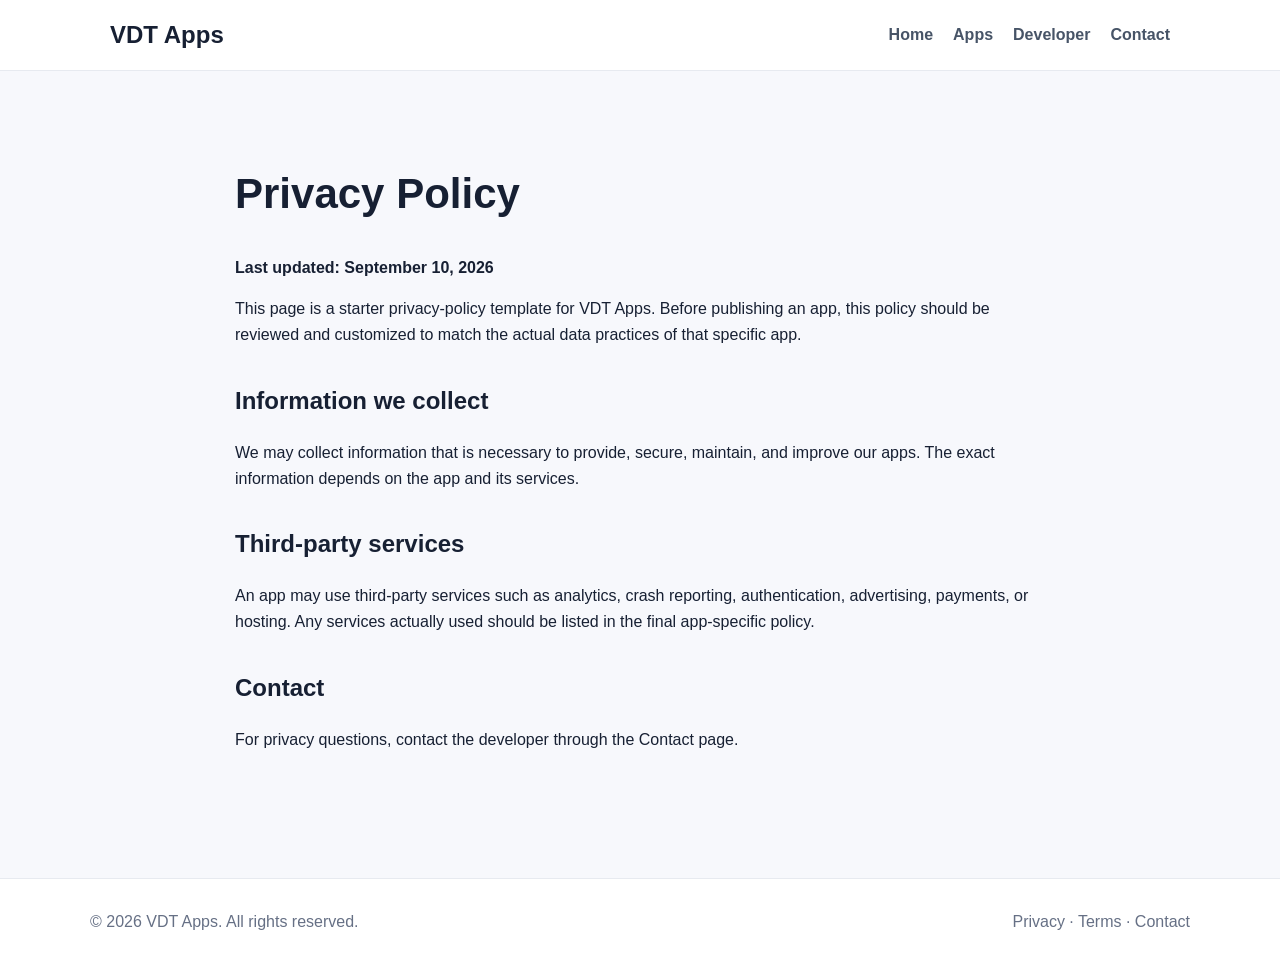
<file: index.html>
<!doctype html><html lang="en"><head><meta charset="utf-8"><meta name="viewport" content="width=device-width,initial-scale=1">
<title>Privacy Policy | VDT Apps</title><meta name="description" content="VDT Apps creates simple, useful Android apps."><link rel="stylesheet" href="/style.css"></head><body><header class="nav"><div class="nav-inner">
<a class="brand" href="/">VDT Apps</a>
<nav class="links"><a href="/">Home</a><a href="/apps/">Apps</a><a href="/about.html">Developer</a><a href="/contact/">Contact</a></nav>
</div></header><main class="container page"><h1>Privacy Policy</h1><p><strong>Last updated: September 10, 2026</strong></p>
<p>This page is a starter privacy-policy template for VDT Apps. Before publishing an app, this policy should be reviewed and customized to match the actual data practices of that specific app.</p>
<h2>Information we collect</h2><p>We may collect information that is necessary to provide, secure, maintain, and improve our apps. The exact information depends on the app and its services.</p>
<h2>Third-party services</h2><p>An app may use third-party services such as analytics, crash reporting, authentication, advertising, payments, or hosting. Any services actually used should be listed in the final app-specific policy.</p>
<h2>Contact</h2><p>For privacy questions, contact the developer through the Contact page.</p></main><footer><div class="footer-inner"><div>© 2026 VDT Apps. All rights reserved.</div>
<div><a href="/privacy/">Privacy</a> · <a href="/terms/">Terms</a> · <a href="/contact/">Contact</a></div></div></footer></body></html>
</file>
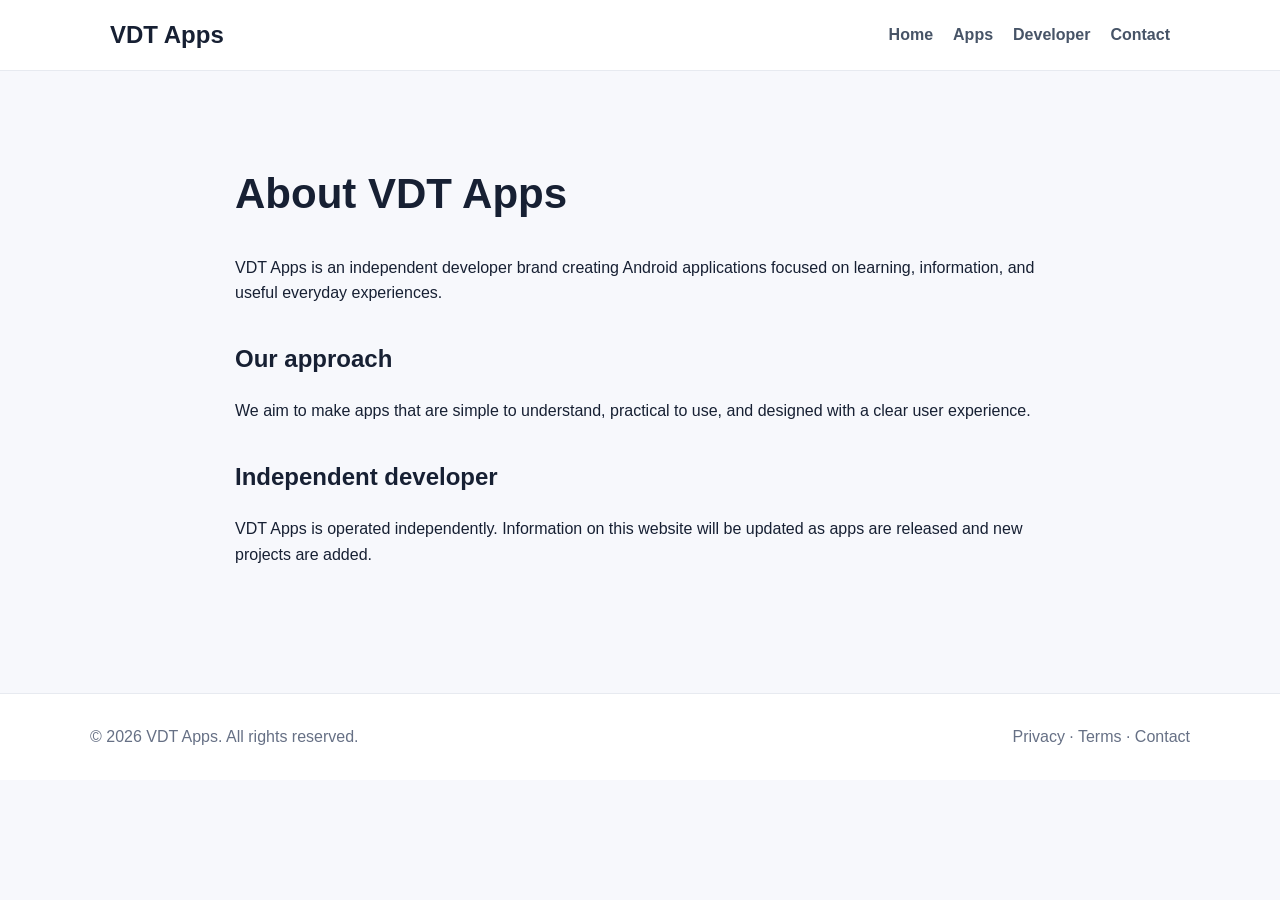
<file: about.html>
<!doctype html><html lang="en"><head><meta charset="utf-8"><meta name="viewport" content="width=device-width,initial-scale=1">
<title>Developer | VDT Apps</title><meta name="description" content="VDT Apps creates simple, useful Android apps."><link rel="stylesheet" href="/style.css"></head><body><header class="nav"><div class="nav-inner">
<a class="brand" href="/">VDT Apps</a>
<nav class="links"><a href="/">Home</a><a href="/apps/">Apps</a><a href="/about.html">Developer</a><a href="/contact/">Contact</a></nav>
</div></header><main class="container page"><h1>About VDT Apps</h1><p>VDT Apps is an independent developer brand creating Android applications focused on learning, information, and useful everyday experiences.</p>
<h2>Our approach</h2><p>We aim to make apps that are simple to understand, practical to use, and designed with a clear user experience.</p>
<h2>Independent developer</h2><p>VDT Apps is operated independently. Information on this website will be updated as apps are released and new projects are added.</p></main><footer><div class="footer-inner"><div>© 2026 VDT Apps. All rights reserved.</div>
<div><a href="/privacy/">Privacy</a> · <a href="/terms/">Terms</a> · <a href="/contact/">Contact</a></div></div></footer></body></html>
</file>
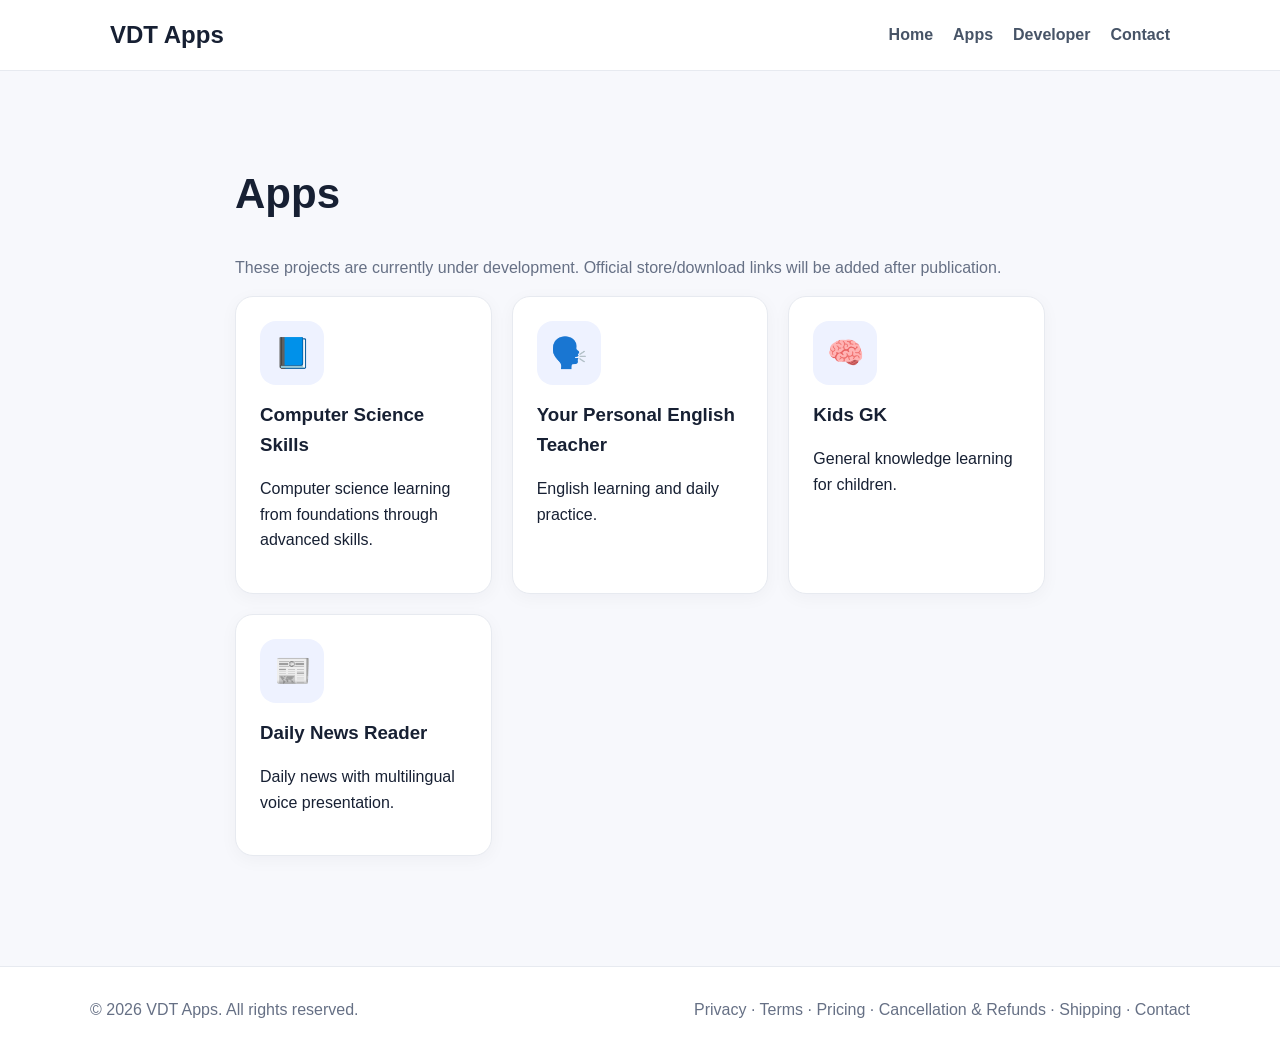
<file: apps.html>
<!doctype html><html lang="en"><head><meta charset="utf-8"><meta name="viewport" content="width=device-width,initial-scale=1"><title>Apps | VDT Apps</title><meta name="description" content="VDT Apps"><link rel="stylesheet" href="style.css"></head><body><header class="nav"><div class="nav-inner"><a class="brand" href="index.html">VDT Apps</a><nav class="links"><a href="index.html">Home</a><a href="apps.html">Apps</a><a href="about.html">Developer</a><a href="contact.html">Contact</a></nav></div></header><main class="page"><div class="container"><h1>Apps</h1><p class="muted">These projects are currently under development. Official store/download links will be added after publication.</p><div class="grid"><div class="card"><div class="icon">📘</div><h3>Computer Science Skills</h3><p>Computer science learning from foundations through advanced skills.</p></div><div class="card"><div class="icon">🗣️</div><h3>Your Personal English Teacher</h3><p>English learning and daily practice.</p></div><div class="card"><div class="icon">🧠</div><h3>Kids GK</h3><p>General knowledge learning for children.</p></div><div class="card"><div class="icon">📰</div><h3>Daily News Reader</h3><p>Daily news with multilingual voice presentation.</p></div></div></div></main><footer><div class="footer-inner"><div>© 2026 VDT Apps. All rights reserved.</div><div><a href="privacy.html">Privacy</a> · <a href="terms.html">Terms</a> · <a href="pricing.html">Pricing</a> · <a href="cancellation-refund.html">Cancellation & Refunds</a> · <a href="shipping.html">Shipping</a> · <a href="contact.html">Contact</a></div></div></footer></body></html>
</file>
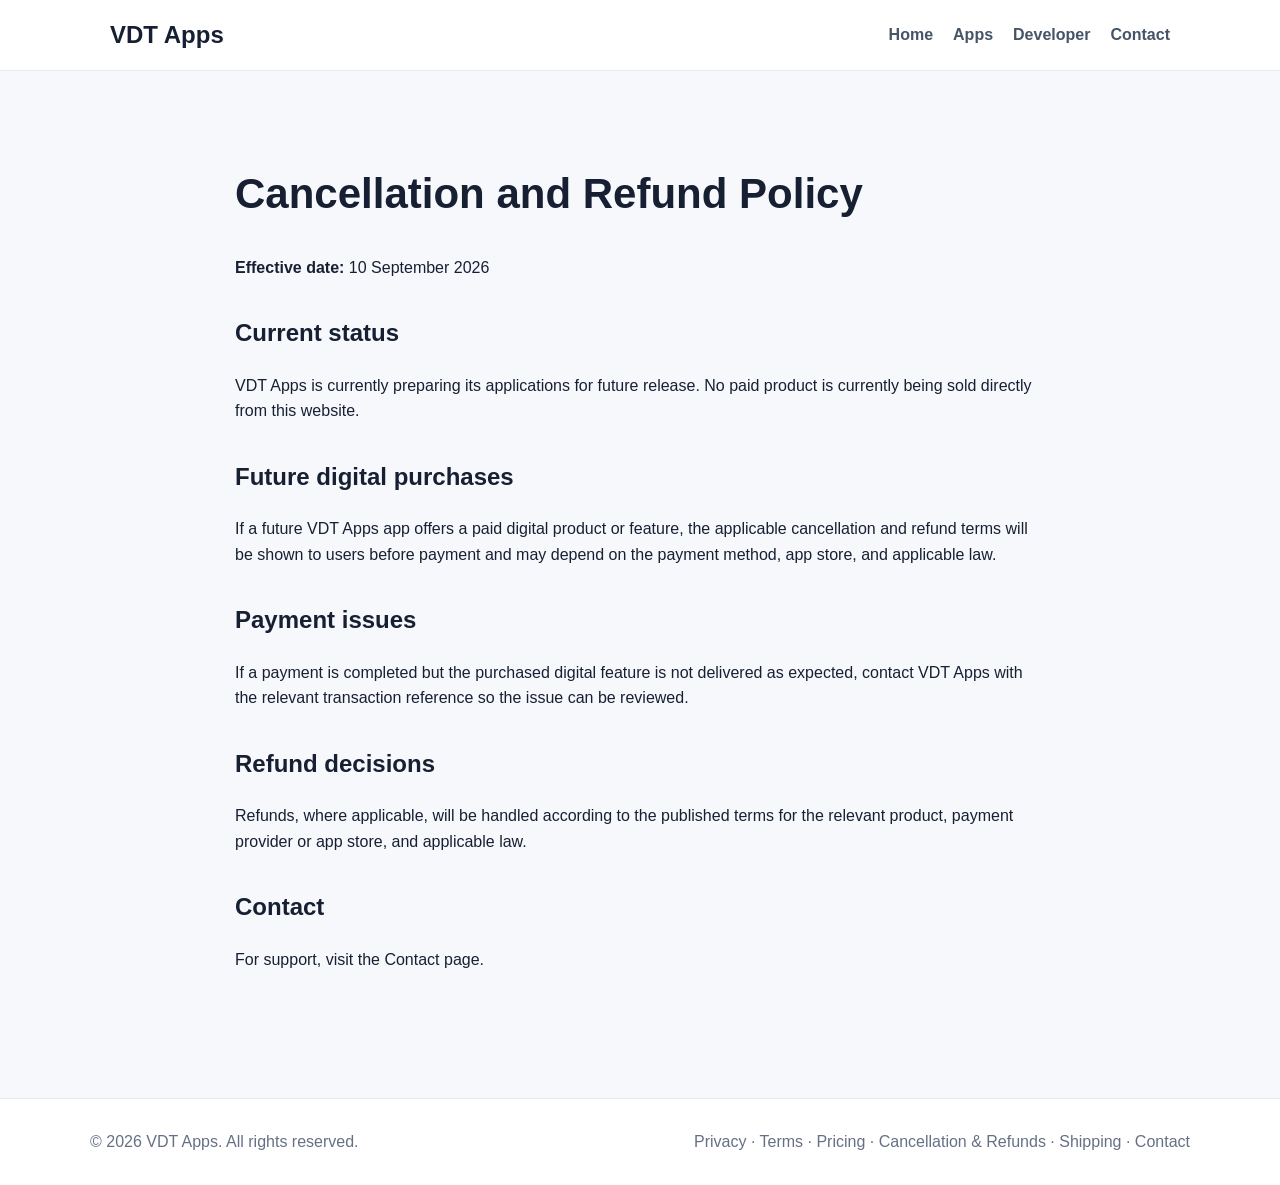
<file: cancellation-refund.html>
<!doctype html><html lang="en"><head><meta charset="utf-8"><meta name="viewport" content="width=device-width,initial-scale=1"><title>Cancellation and Refund Policy | VDT Apps</title><meta name="description" content="VDT Apps"><link rel="stylesheet" href="style.css"></head><body><header class="nav"><div class="nav-inner"><a class="brand" href="index.html">VDT Apps</a><nav class="links"><a href="index.html">Home</a><a href="apps.html">Apps</a><a href="about.html">Developer</a><a href="contact.html">Contact</a></nav></div></header><main class="page"><div class="container"><h1>Cancellation and Refund Policy</h1><p><strong>Effective date:</strong> 10 September 2026</p><h2>Current status</h2><p>VDT Apps is currently preparing its applications for future release. No paid product is currently being sold directly from this website.</p><h2>Future digital purchases</h2><p>If a future VDT Apps app offers a paid digital product or feature, the applicable cancellation and refund terms will be shown to users before payment and may depend on the payment method, app store, and applicable law.</p><h2>Payment issues</h2><p>If a payment is completed but the purchased digital feature is not delivered as expected, contact VDT Apps with the relevant transaction reference so the issue can be reviewed.</p><h2>Refund decisions</h2><p>Refunds, where applicable, will be handled according to the published terms for the relevant product, payment provider or app store, and applicable law.</p><h2>Contact</h2><p>For support, visit the <a href="contact.html">Contact page</a>.</p></div></main><footer><div class="footer-inner"><div>© 2026 VDT Apps. All rights reserved.</div><div><a href="privacy.html">Privacy</a> · <a href="terms.html">Terms</a> · <a href="pricing.html">Pricing</a> · <a href="cancellation-refund.html">Cancellation & Refunds</a> · <a href="shipping.html">Shipping</a> · <a href="contact.html">Contact</a></div></div></footer></body></html>
</file>
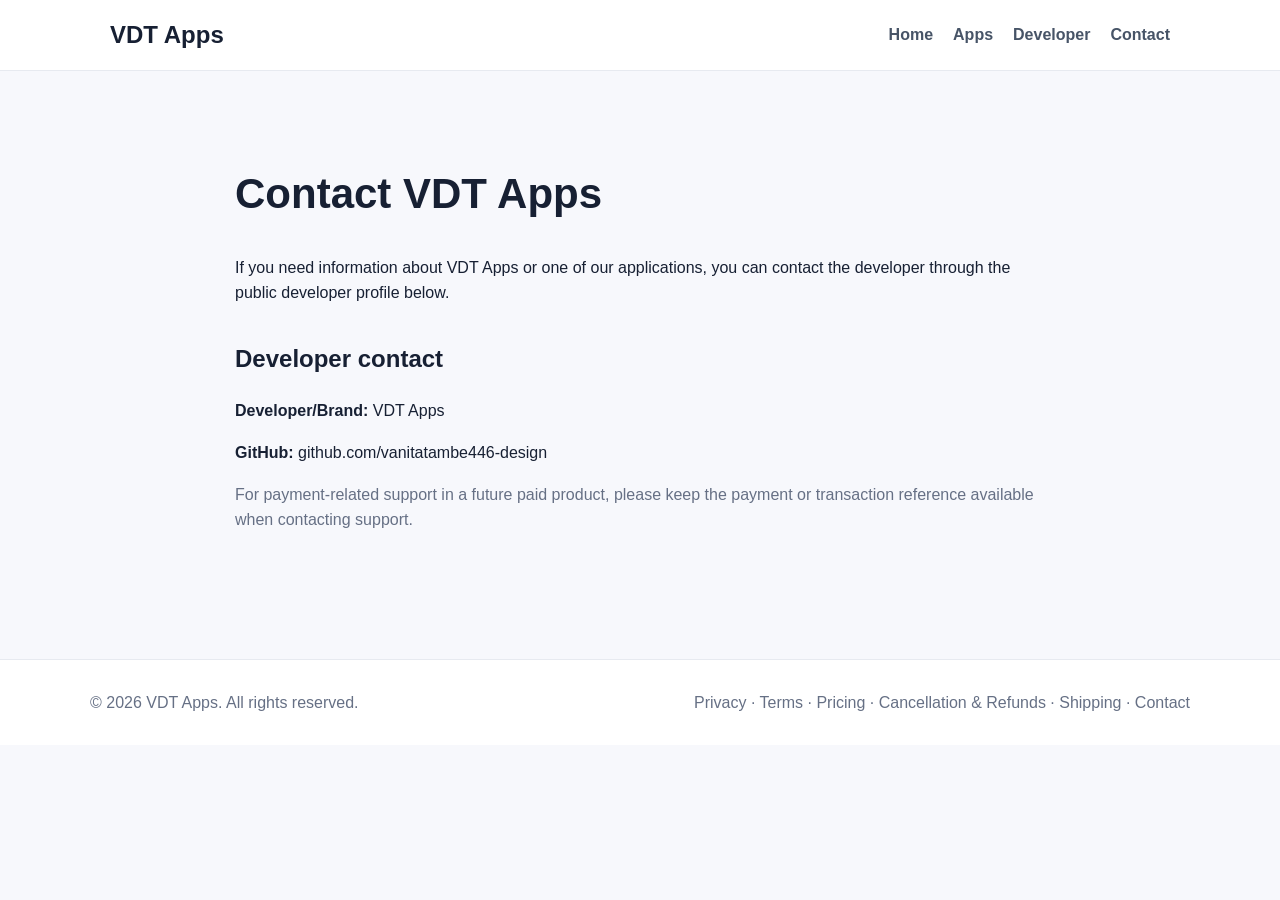
<file: contact.html>
<!doctype html><html lang="en"><head><meta charset="utf-8"><meta name="viewport" content="width=device-width,initial-scale=1"><title>Contact | VDT Apps</title><meta name="description" content="VDT Apps"><link rel="stylesheet" href="style.css"></head><body><header class="nav"><div class="nav-inner"><a class="brand" href="index.html">VDT Apps</a><nav class="links"><a href="index.html">Home</a><a href="apps.html">Apps</a><a href="about.html">Developer</a><a href="contact.html">Contact</a></nav></div></header><main class="page"><div class="container"><h1>Contact VDT Apps</h1><p>If you need information about VDT Apps or one of our applications, you can contact the developer through the public developer profile below.</p><h2>Developer contact</h2><p><strong>Developer/Brand:</strong> VDT Apps</p><p><strong>GitHub:</strong> <a href="https://github.com/vanitatambe446-design" rel="noopener">github.com/vanitatambe446-design</a></p><p class="small muted">For payment-related support in a future paid product, please keep the payment or transaction reference available when contacting support.</p></div></main><footer><div class="footer-inner"><div>© 2026 VDT Apps. All rights reserved.</div><div><a href="privacy.html">Privacy</a> · <a href="terms.html">Terms</a> · <a href="pricing.html">Pricing</a> · <a href="cancellation-refund.html">Cancellation & Refunds</a> · <a href="shipping.html">Shipping</a> · <a href="contact.html">Contact</a></div></div></footer></body></html>
</file>
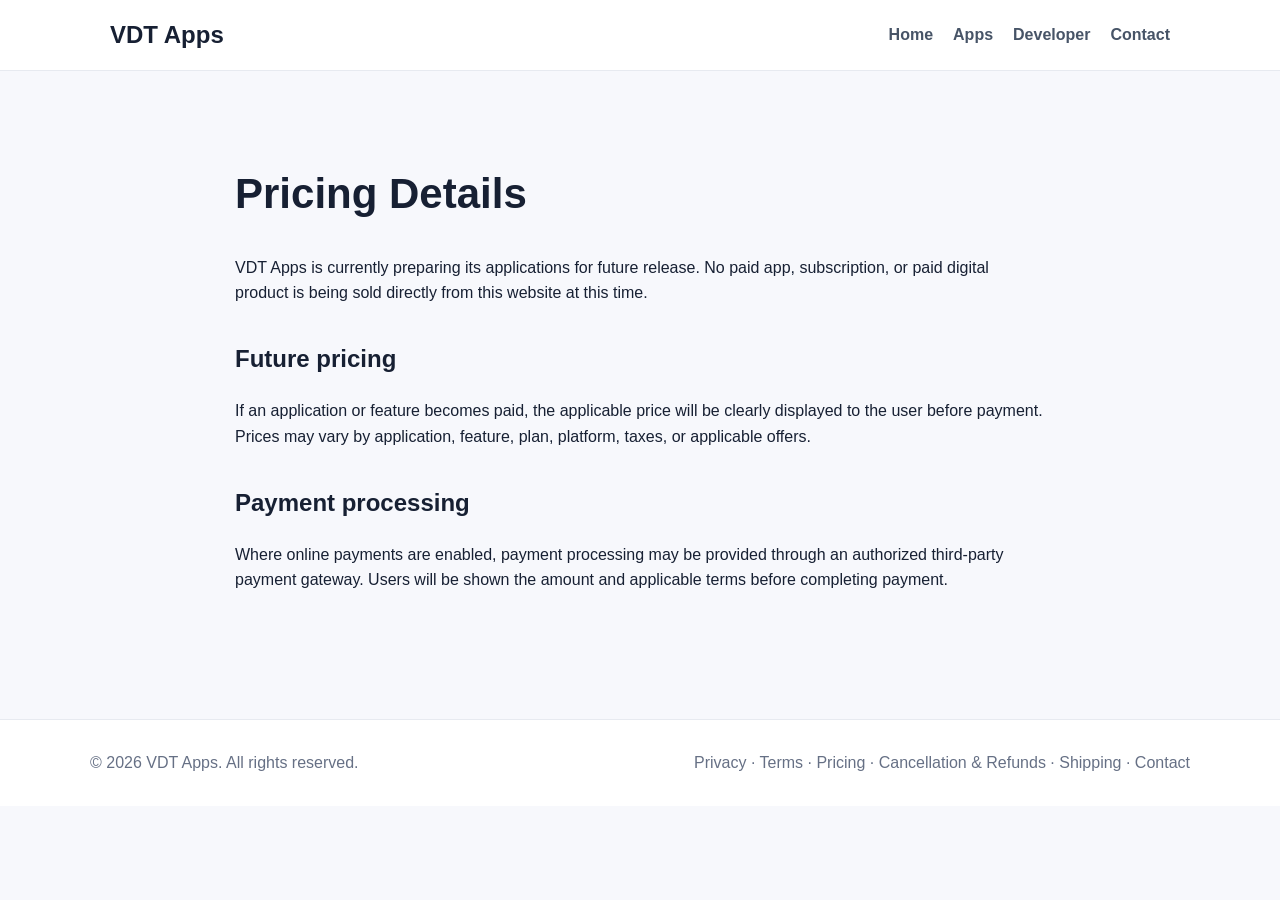
<file: pricing.html>
<!doctype html><html lang="en"><head><meta charset="utf-8"><meta name="viewport" content="width=device-width,initial-scale=1"><title>Pricing Details | VDT Apps</title><meta name="description" content="VDT Apps"><link rel="stylesheet" href="style.css"></head><body><header class="nav"><div class="nav-inner"><a class="brand" href="index.html">VDT Apps</a><nav class="links"><a href="index.html">Home</a><a href="apps.html">Apps</a><a href="about.html">Developer</a><a href="contact.html">Contact</a></nav></div></header><main class="page"><div class="container"><h1>Pricing Details</h1><p>VDT Apps is currently preparing its applications for future release. No paid app, subscription, or paid digital product is being sold directly from this website at this time.</p><h2>Future pricing</h2><p>If an application or feature becomes paid, the applicable price will be clearly displayed to the user before payment. Prices may vary by application, feature, plan, platform, taxes, or applicable offers.</p><h2>Payment processing</h2><p>Where online payments are enabled, payment processing may be provided through an authorized third-party payment gateway. Users will be shown the amount and applicable terms before completing payment.</p></div></main><footer><div class="footer-inner"><div>© 2026 VDT Apps. All rights reserved.</div><div><a href="privacy.html">Privacy</a> · <a href="terms.html">Terms</a> · <a href="pricing.html">Pricing</a> · <a href="cancellation-refund.html">Cancellation & Refunds</a> · <a href="shipping.html">Shipping</a> · <a href="contact.html">Contact</a></div></div></footer></body></html>
</file>
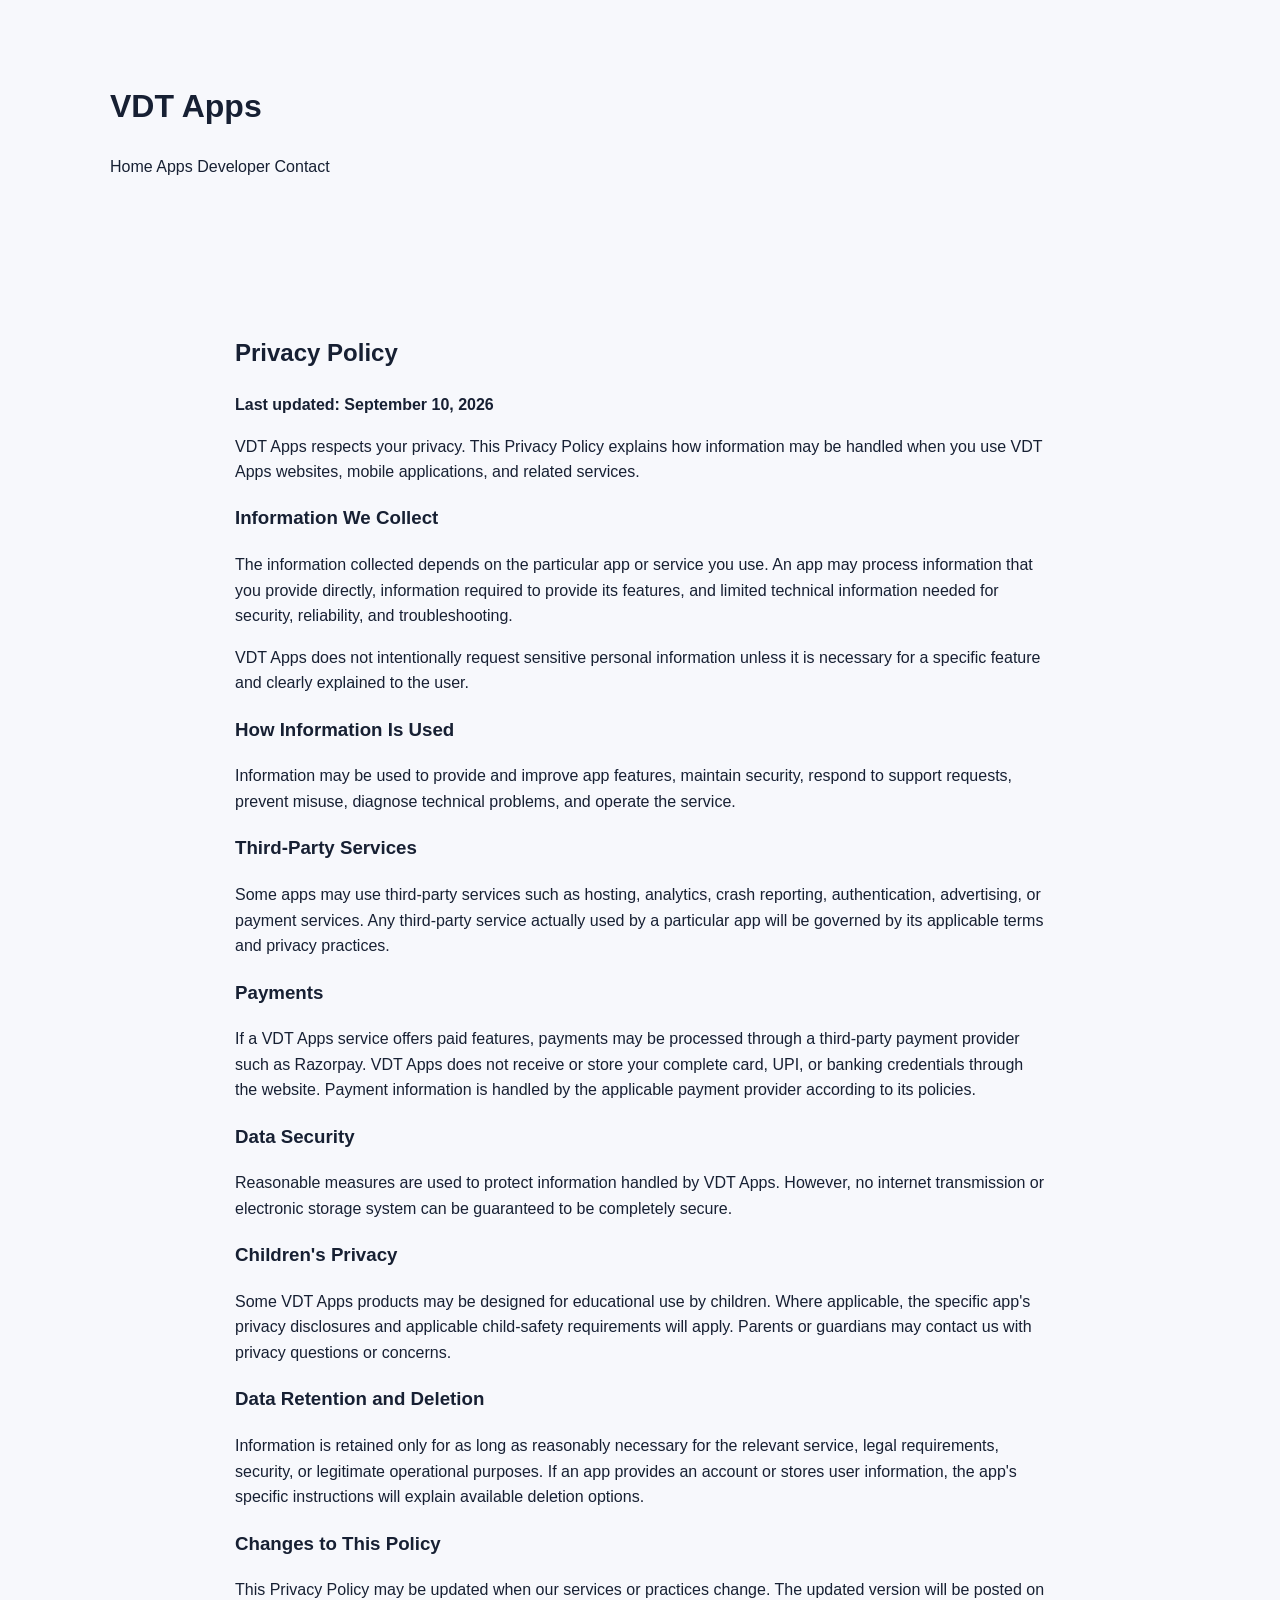
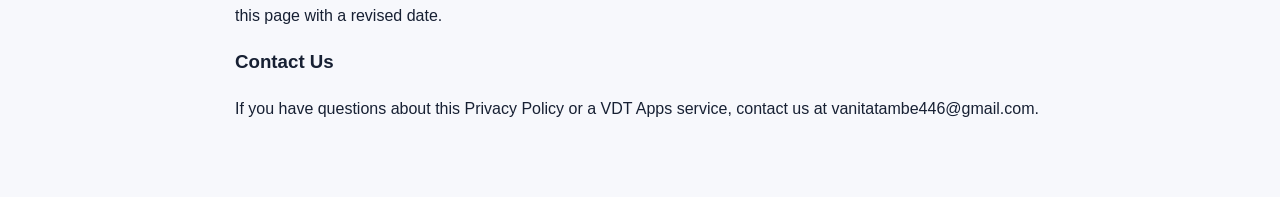
<file: privacy.html>
<!DOCTYPE html>
<html lang="en">
<head>
<meta charset="UTF-8">
<meta name="viewport" content="width=device-width, initial-scale=1.0">
<title>Privacy Policy | VDT Apps</title>
<link rel="stylesheet" href="style.css">
</head>
<body>
<header>
<div class="container">
<h1>VDT Apps</h1>
<nav>
<a href="index.html">Home</a>
<a href="apps.html">Apps</a>
<a href="about.html">Developer</a>
<a href="contact.html">Contact</a>
</nav>
</div>
</header>
<main class="container page">
<h2>Privacy Policy</h2>
<p><strong>Last updated: September 10, 2026</strong></p>
<p>VDT Apps respects your privacy. This Privacy Policy explains how information may be handled when you use VDT Apps websites, mobile applications, and related services.</p>

<h3>Information We Collect</h3>
<p>The information collected depends on the particular app or service you use. An app may process information that you provide directly, information required to provide its features, and limited technical information needed for security, reliability, and troubleshooting.</p>
<p>VDT Apps does not intentionally request sensitive personal information unless it is necessary for a specific feature and clearly explained to the user.</p>

<h3>How Information Is Used</h3>
<p>Information may be used to provide and improve app features, maintain security, respond to support requests, prevent misuse, diagnose technical problems, and operate the service.</p>

<h3>Third-Party Services</h3>
<p>Some apps may use third-party services such as hosting, analytics, crash reporting, authentication, advertising, or payment services. Any third-party service actually used by a particular app will be governed by its applicable terms and privacy practices.</p>

<h3>Payments</h3>
<p>If a VDT Apps service offers paid features, payments may be processed through a third-party payment provider such as Razorpay. VDT Apps does not receive or store your complete card, UPI, or banking credentials through the website. Payment information is handled by the applicable payment provider according to its policies.</p>

<h3>Data Security</h3>
<p>Reasonable measures are used to protect information handled by VDT Apps. However, no internet transmission or electronic storage system can be guaranteed to be completely secure.</p>

<h3>Children's Privacy</h3>
<p>Some VDT Apps products may be designed for educational use by children. Where applicable, the specific app's privacy disclosures and applicable child-safety requirements will apply. Parents or guardians may contact us with privacy questions or concerns.</p>

<h3>Data Retention and Deletion</h3>
<p>Information is retained only for as long as reasonably necessary for the relevant service, legal requirements, security, or legitimate operational purposes. If an app provides an account or stores user information, the app's specific instructions will explain available deletion options.</p>

<h3>Changes to This Policy</h3>
<p>This Privacy Policy may be updated when our services or practices change. The updated version will be posted on this page with a revised date.</p>

<h3>Contact Us</h3>
<p>If you have questions about this Privacy Policy or a VDT Apps service, contact us at <a href="mailto:vanitatambe446@gmail.com">vanitatambe446@gmail.com</a>.</p>
</main>
</body>
</html>
</file>
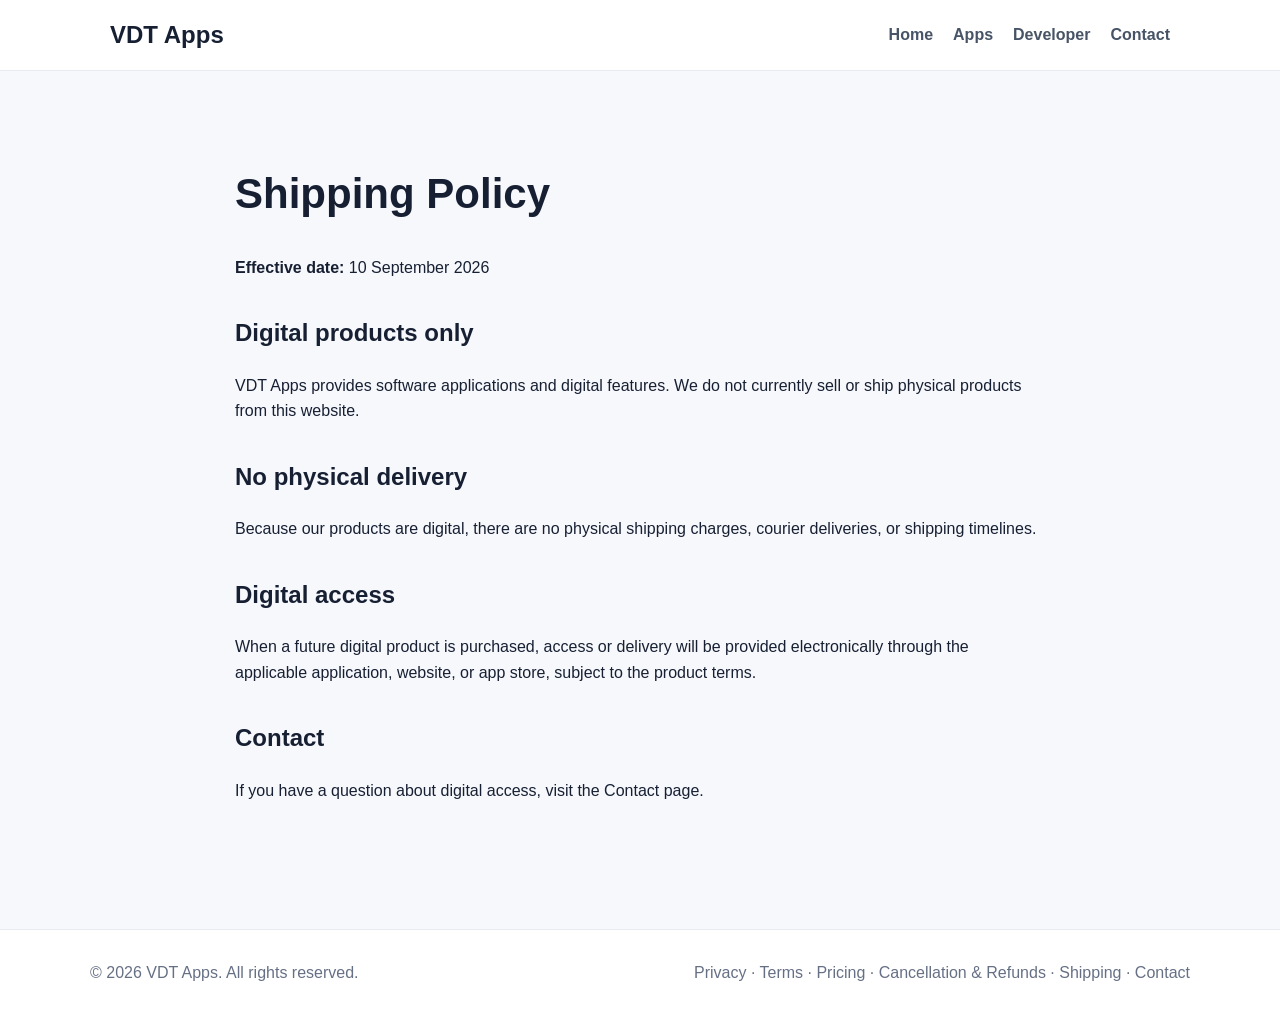
<file: shipping.html>
<!doctype html><html lang="en"><head><meta charset="utf-8"><meta name="viewport" content="width=device-width,initial-scale=1"><title>Shipping Policy | VDT Apps</title><meta name="description" content="VDT Apps"><link rel="stylesheet" href="style.css"></head><body><header class="nav"><div class="nav-inner"><a class="brand" href="index.html">VDT Apps</a><nav class="links"><a href="index.html">Home</a><a href="apps.html">Apps</a><a href="about.html">Developer</a><a href="contact.html">Contact</a></nav></div></header><main class="page"><div class="container"><h1>Shipping Policy</h1><p><strong>Effective date:</strong> 10 September 2026</p><h2>Digital products only</h2><p>VDT Apps provides software applications and digital features. We do not currently sell or ship physical products from this website.</p><h2>No physical delivery</h2><p>Because our products are digital, there are no physical shipping charges, courier deliveries, or shipping timelines.</p><h2>Digital access</h2><p>When a future digital product is purchased, access or delivery will be provided electronically through the applicable application, website, or app store, subject to the product terms.</p><h2>Contact</h2><p>If you have a question about digital access, visit the <a href="contact.html">Contact page</a>.</p></div></main><footer><div class="footer-inner"><div>© 2026 VDT Apps. All rights reserved.</div><div><a href="privacy.html">Privacy</a> · <a href="terms.html">Terms</a> · <a href="pricing.html">Pricing</a> · <a href="cancellation-refund.html">Cancellation & Refunds</a> · <a href="shipping.html">Shipping</a> · <a href="contact.html">Contact</a></div></div></footer></body></html>
</file>
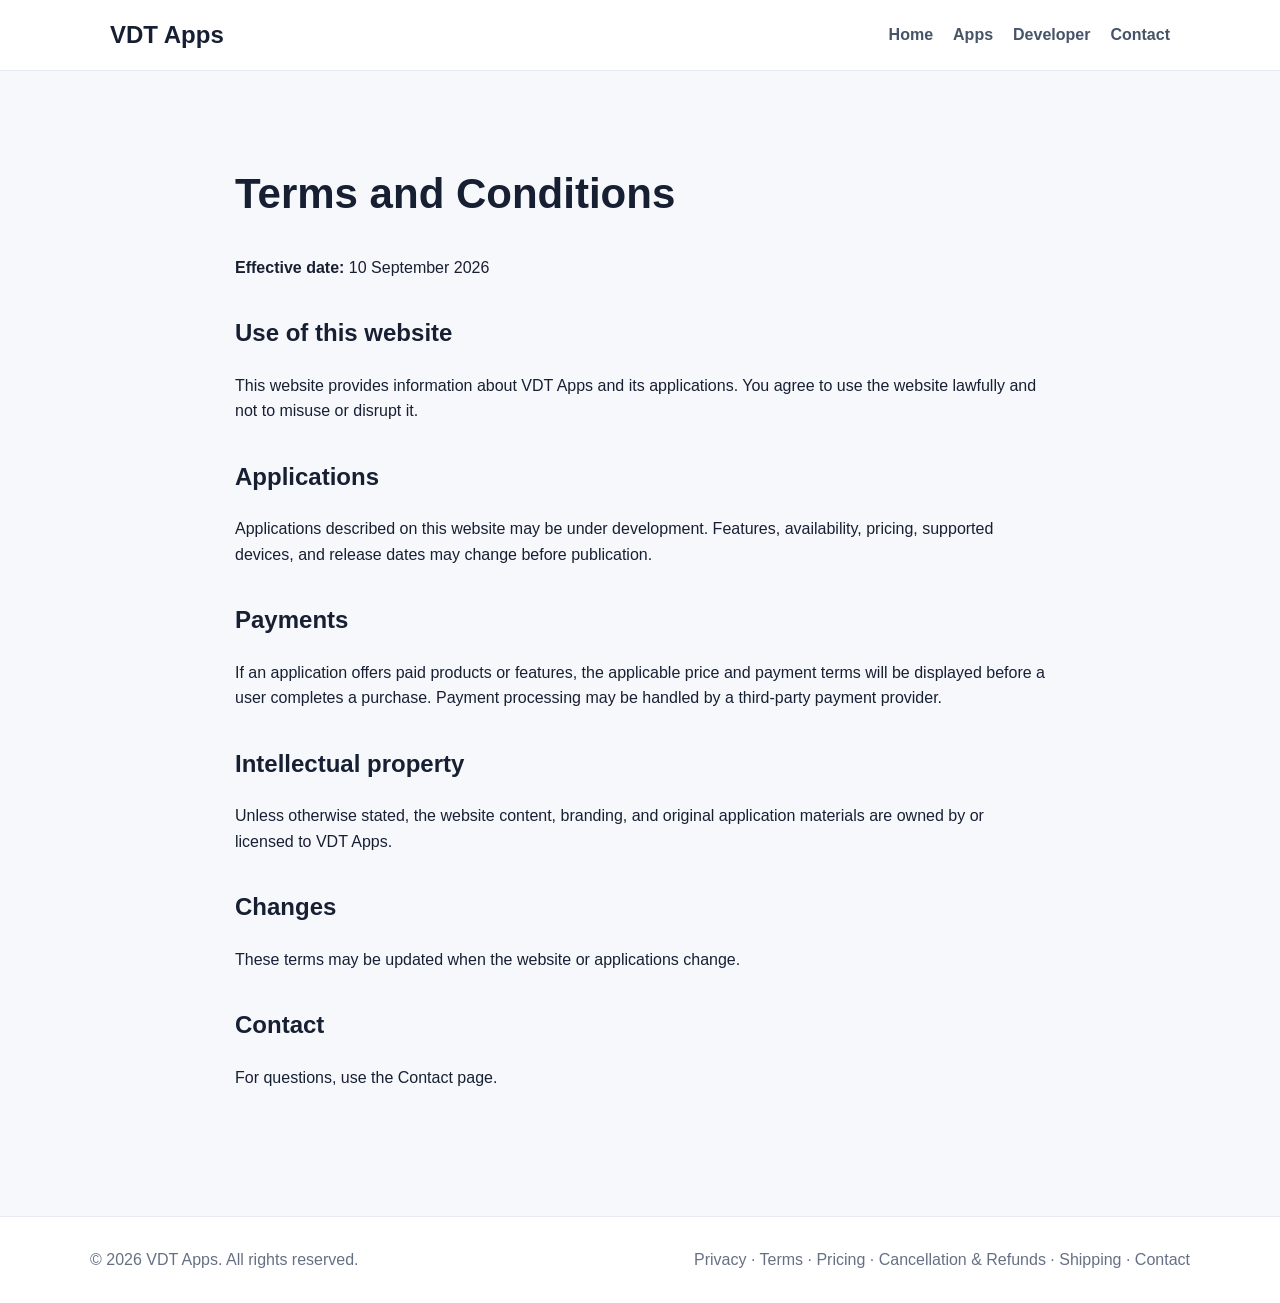
<file: terms.html>
<!doctype html><html lang="en"><head><meta charset="utf-8"><meta name="viewport" content="width=device-width,initial-scale=1"><title>Terms and Conditions | VDT Apps</title><meta name="description" content="VDT Apps"><link rel="stylesheet" href="style.css"></head><body><header class="nav"><div class="nav-inner"><a class="brand" href="index.html">VDT Apps</a><nav class="links"><a href="index.html">Home</a><a href="apps.html">Apps</a><a href="about.html">Developer</a><a href="contact.html">Contact</a></nav></div></header><main class="page"><div class="container"><h1>Terms and Conditions</h1><p><strong>Effective date:</strong> 10 September 2026</p><h2>Use of this website</h2><p>This website provides information about VDT Apps and its applications. You agree to use the website lawfully and not to misuse or disrupt it.</p><h2>Applications</h2><p>Applications described on this website may be under development. Features, availability, pricing, supported devices, and release dates may change before publication.</p><h2>Payments</h2><p>If an application offers paid products or features, the applicable price and payment terms will be displayed before a user completes a purchase. Payment processing may be handled by a third-party payment provider.</p><h2>Intellectual property</h2><p>Unless otherwise stated, the website content, branding, and original application materials are owned by or licensed to VDT Apps.</p><h2>Changes</h2><p>These terms may be updated when the website or applications change.</p><h2>Contact</h2><p>For questions, use the <a href="contact.html">Contact page</a>.</p></div></main><footer><div class="footer-inner"><div>© 2026 VDT Apps. All rights reserved.</div><div><a href="privacy.html">Privacy</a> · <a href="terms.html">Terms</a> · <a href="pricing.html">Pricing</a> · <a href="cancellation-refund.html">Cancellation & Refunds</a> · <a href="shipping.html">Shipping</a> · <a href="contact.html">Contact</a></div></div></footer></body></html>
</file>
<file: style.css>
:root{--bg:#f7f8fc;--card:#fff;--text:#172033;--muted:#667085;--primary:#3157d5;--border:#e7eaf0}
*{box-sizing:border-box}body{margin:0;font-family:Arial,Helvetica,sans-serif;background:var(--bg);color:var(--text);line-height:1.6}
a{color:inherit;text-decoration:none}.nav{background:#fff;border-bottom:1px solid var(--border);position:sticky;top:0;z-index:10}
.nav-inner{max-width:1100px;margin:auto;padding:16px 20px;display:flex;align-items:center;justify-content:space-between;gap:20px}
.brand{font-size:24px;font-weight:800}.links{display:flex;gap:20px;flex-wrap:wrap}.links a{color:#475467;font-weight:600}.links a:hover{color:var(--primary)}
.container{max-width:1100px;margin:auto;padding:60px 20px}.hero{padding:80px 20px;text-align:center;background:linear-gradient(180deg,#eef2ff 0%,var(--bg) 100%)}
.hero h1{font-size:clamp(42px,8vw,72px);margin:0 0 12px}.hero p{max-width:700px;margin:0 auto 28px;color:var(--muted);font-size:20px}
.btn{display:inline-block;background:var(--primary);color:white;padding:12px 20px;border-radius:10px;font-weight:700;margin:5px}.btn.secondary{background:#fff;color:var(--primary);border:1px solid #cfd6ff}
.section-title{text-align:center;margin-bottom:30px}.grid{display:grid;grid-template-columns:repeat(auto-fit,minmax(240px,1fr));gap:20px}
.card{background:var(--card);border:1px solid var(--border);border-radius:18px;padding:24px;box-shadow:0 4px 18px rgba(20,30,60,.04)}
.icon{width:64px;height:64px;border-radius:16px;background:#eef2ff;display:grid;place-items:center;font-size:30px;margin-bottom:15px}
.card h3{margin:5px 0 8px}.muted{color:var(--muted)}.page h1{font-size:42px}.page{max-width:850px;margin:auto}.page h2{margin-top:34px}
footer{margin-top:50px;background:#fff;border-top:1px solid var(--border);padding:30px 20px}.footer-inner{max-width:1100px;margin:auto;display:flex;justify-content:space-between;gap:20px;flex-wrap:wrap;color:var(--muted)}
@media(max-width:650px){.nav-inner{align-items:flex-start;flex-direction:column}.links{gap:12px}.container{padding:40px 16px}.hero{padding:60px 16px}}
</file>
